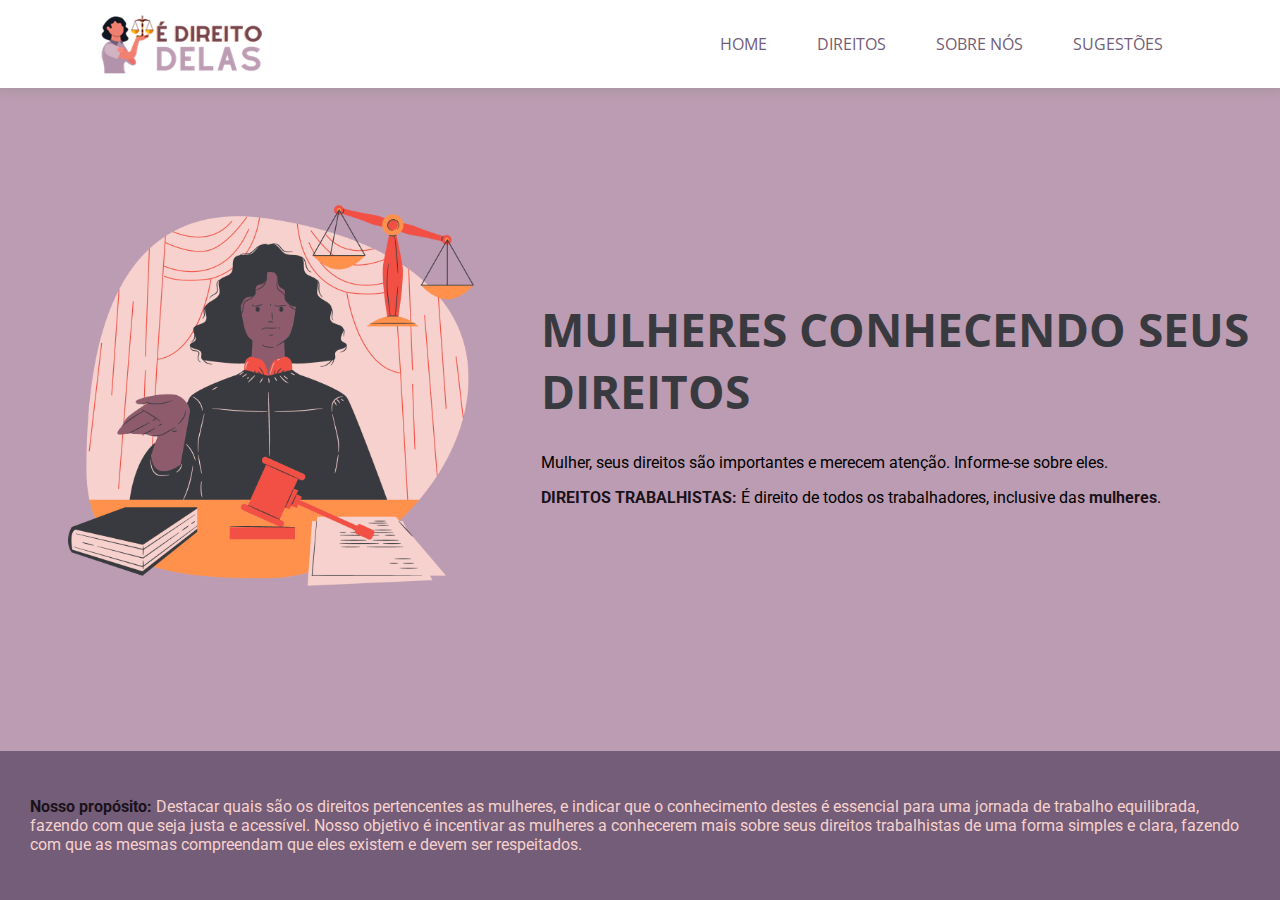
<file: index.html>
<html>
<head>
    <link rel="stylesheet" type="text/css" href="./css/main.css">
    <title>É direito delas</title>
</head>
<body>
    <div class="content-main">
        
        <div class="menu">
            <div class="logo">
                <img src="./img/logo.png"/>
            </div>
            <div class="opcoes-menu">
                <ul>
                    <li><a href="./index.html">home</a></li>
                    <li><a href="./direitos.html">direitos</a></li>
                    <li><a href="./sobre.html">sobre nós</a></li>
                    <li><a href="./formulario.html">sugestões</a></li>
                </ul>
            </div>
        </div>
        
        <div class="content-body"> 
            <div class="imagem">
                <img src="./img/home.png"/>
            </div>
            
            <div class="texto">
                <h1>MULHERES CONHECENDO SEUS DIREITOS</h1>
                <p>Mulher, seus direitos são importantes e merecem atenção. Informe-se sobre eles.</p>
                <p><b>DIREITOS TRABALHISTAS:</b> É direito de todos os trabalhadores, inclusive das <b>mulheres</b>.</p>
             </div>
        </div>
        
        <div class="footer"> 
            <p><b>Nosso propósito: </b>Destacar quais são os direitos pertencentes as mulheres, e indicar que o conhecimento destes é essencial para uma jornada de trabalho equilibrada, fazendo com que seja justa e acessível. Nosso objetivo é incentivar as mulheres a conhecerem mais sobre seus direitos trabalhistas de uma forma simples e clara, fazendo com que as mesmas compreendam que eles existem e devem ser respeitados.</p>
        </div>
    </div>
</body>

</html>
</file>
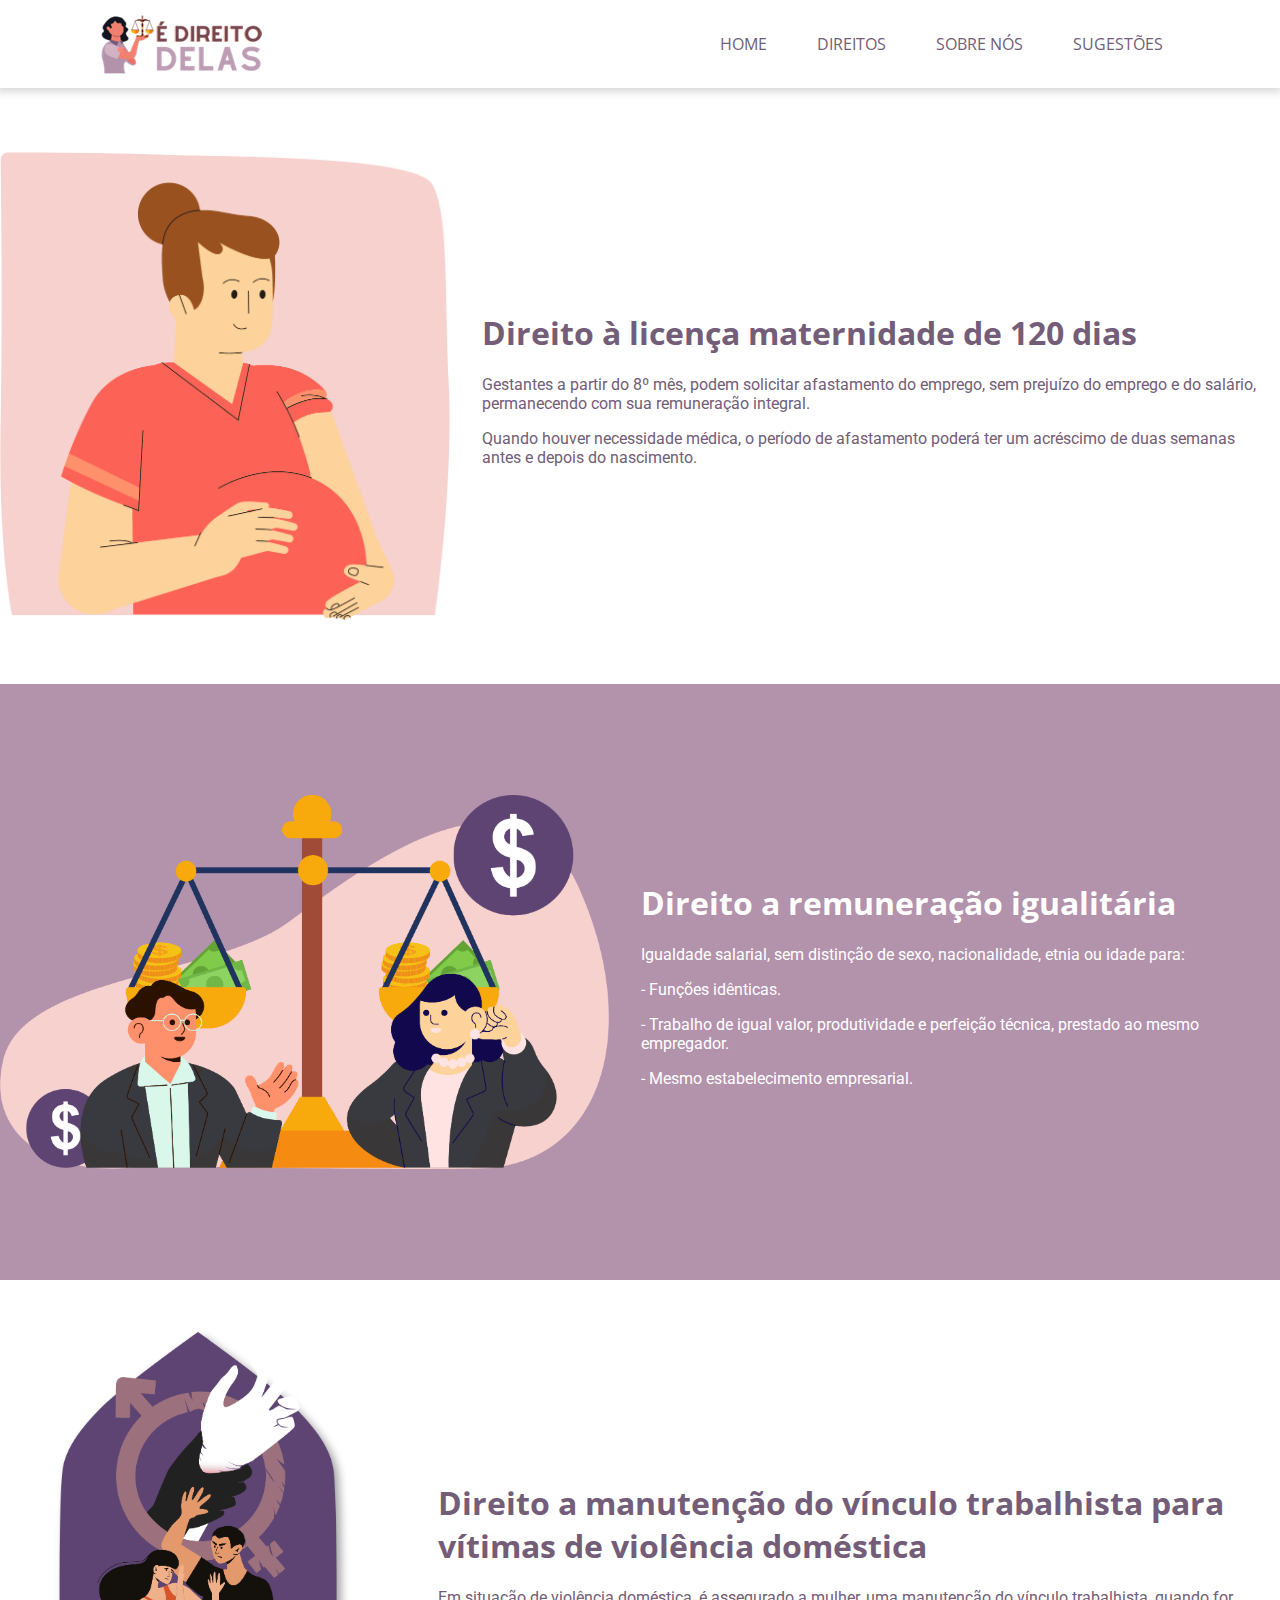
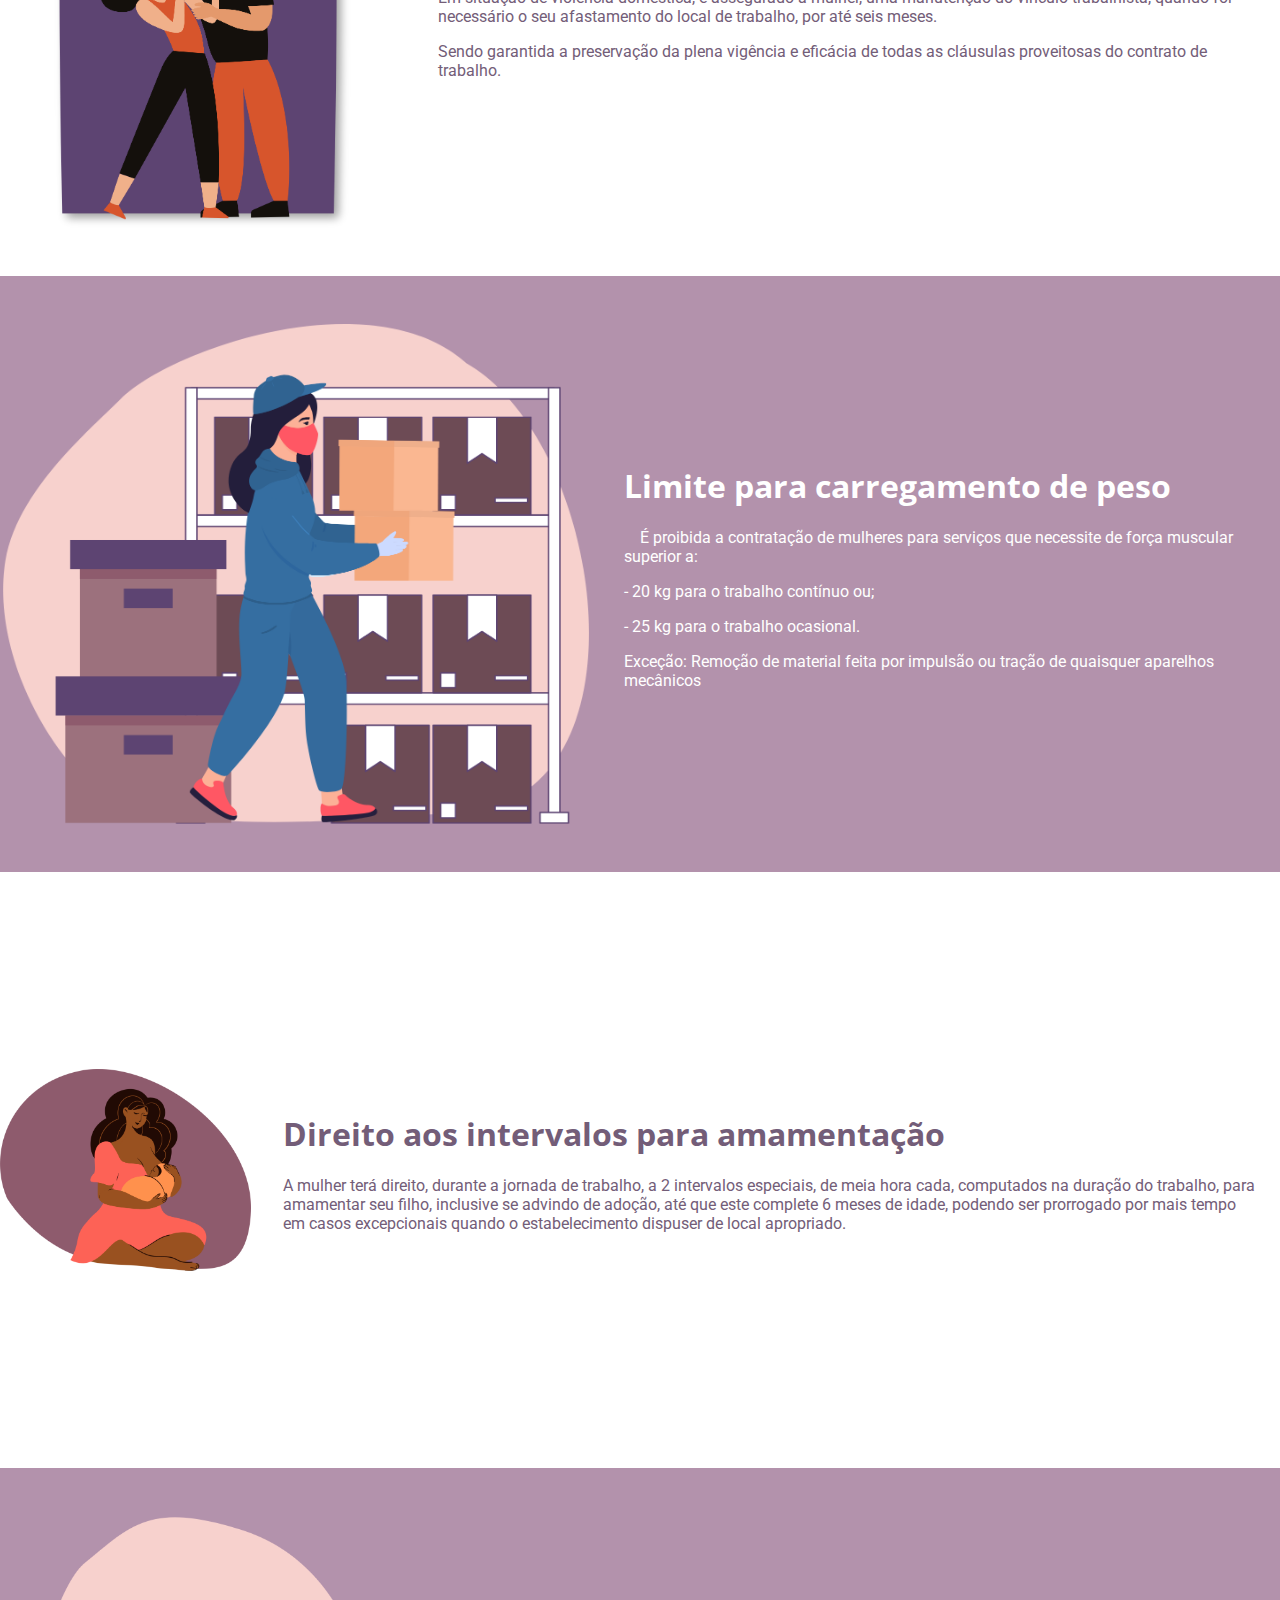
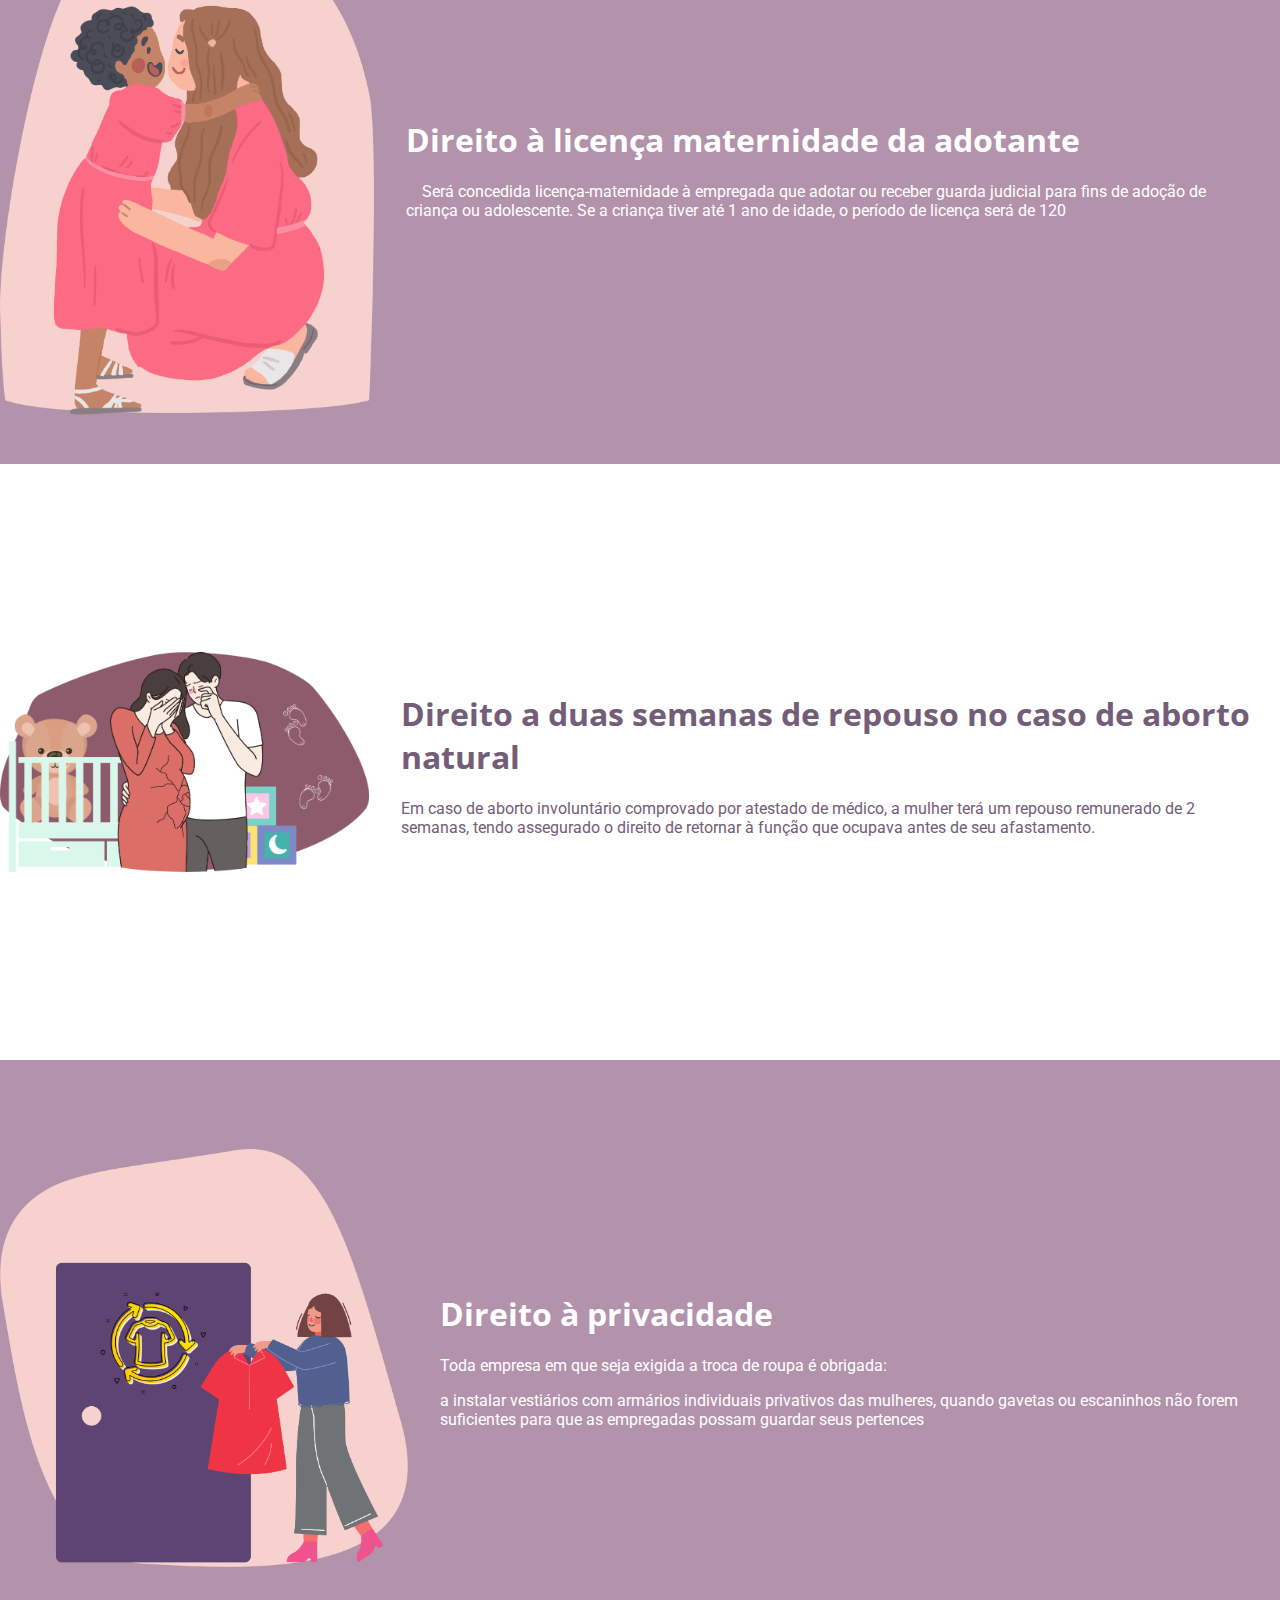
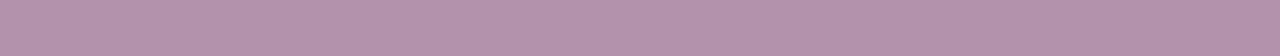
<file: direitos.html>
<html>
<head>
    <link rel="stylesheet" type="text/css" href="./css/direitos.css">
    <title>É direito delas</title>
</head>
<body>
    <div class="content-main">
        
        <div class="menu">
            <div class="logo">
                <img src="./img/logo.png"/>
            </div>
            <div class="opcoes-menu">
                <ul>
                  <li><a href="./index.html">home</a></li>
                  <li><a href="./direitos.html">direitos</a></li>
                  <li><a href="./sobre.html">sobre nós</a></li>
                  <li><a href="./formulario.html">sugestões</a></li>
                </ul>
            </div>
        </div>
        
        <div class="content-body"> 
          <ul>
            <li>
              <div class="imagem">
                <img src="./img/gravidez.png"/>
              </div>
            
              <div class="texto">
                <h1>Direito à licença maternidade de 120 dias</h1>
                <p> Gestantes a partir do 8º mês, podem solicitar afastamento do emprego, sem prejuízo do emprego e do salário, permanecendo com sua remuneração integral.</p>
                <p> Quando houver necessidade médica, o período de afastamento poderá ter um acréscimo de duas semanas antes e depois do nascimento.</p>
             </div>
            </li>
            
            <li>
              <div class="imagem">
                <img src="./img/igualdade salarial.png"/>
              </div>
            
              <div class="texto">
                <h1>Direito a remuneração igualitária</h1>
                <p>Igualdade salarial, sem distinção de sexo, nacionalidade, etnia ou idade para:</p>
                <p>- Funções idênticas.</p>
                <p>- Trabalho de igual valor, produtividade e perfeição técnica, prestado ao mesmo empregador.</p>
                <p>- Mesmo estabelecimento empresarial.</p>
             </div>
            </li>
            
            <li>
              <div class="imagem">
                <img src="./img/agreção.png"/>
              </div>
            
              <div class="texto">
                <h1>Direito a manutenção do vínculo trabalhista para vítimas de violência doméstica</h1>
                <p>Em situação de violência doméstica, é assegurado a mulher, uma manutenção do vínculo trabalhista, quando for necessário o seu afastamento do local de trabalho, por até seis meses.</p>
                <p>Sendo garantida a preservação da plena vigência e eficácia de todas as cláusulas proveitosas do contrato de trabalho.</p>
             </div>
            </li>
            
            <li>
              <div class="imagem">
                <img src="./img/limite de peso.png"/>
              </div>
            
              <div class="texto">
                <h1>Limite para carregamento de peso</h1>
                <p> É proibida a contratação de mulheres para serviços que necessite de força muscular superior a: </p>
                <p>- 20 kg para o trabalho contínuo ou;</p> 
                <p>- 25 kg para o trabalho ocasional.</p> 
                <p>Exceção: Remoção de material feita por impulsão ou tração de quaisquer aparelhos mecânicos</p>
             </div>
            </li>
            
            <li>
              <div class="imagem">
                <img src="./img/amamentação.png"/>
              </div>
            
              <div class="texto">
                <h1>Direito aos intervalos para amamentação</h1>
                <p>A mulher terá direito, durante a jornada de trabalho, a 2 intervalos especiais, de meia hora cada, computados na duração do trabalho, 
                  para amamentar seu filho, inclusive se advindo de adoção, até que este complete 6 meses de idade, podendo ser prorrogado por mais tempo 
                  em casos excepcionais quando o estabelecimento dispuser de local apropriado.</p>
             </div>
            </li>
            
            <li>
              <div class="imagem">
                <img src="./img/adoção.png"/>
              </div>
            
              <div class="texto">
                <h1>Direito à licença maternidade da adotante</h1>
                <p> Será concedida licença-maternidade à empregada que adotar ou receber guarda judicial para fins de adoção de criança ou adolescente. 
                    Se a criança tiver até 1 ano de idade, o período de licença será de 120 </p>
             </div>
            </li>
            
            <li>
              <div class="imagem">
                <img src="./img/perder o bebe.png"/>
              </div>
            
              <div class="texto">
                <h1>Direito a duas semanas de repouso no caso de aborto natural</h1>
                <p>Em caso de aborto involuntário comprovado por atestado de médico, a mulher terá um repouso remunerado de 2 semanas,
                   tendo assegurado o direito de retornar à função que ocupava antes de seu afastamento.</p>
             </div>
            </li>
            
            <li>
              <div class="imagem">
                <img src="./img/privacidade.png"/>
              </div>
            
              <div class="texto">
                <h1>Direito à privacidade</h1>
                <p>Toda empresa em que seja exigida   a troca de roupa é obrigada:</p>
                <p>a instalar vestiários com armários individuais privativos das mulheres, quando gavetas ou escaninhos não 
                forem suficientes para que as empregadas possam guardar seus pertences</p>
             </div>
            </li>
          </ul>
        </div>
    </div>
</body>

</html>
</file>
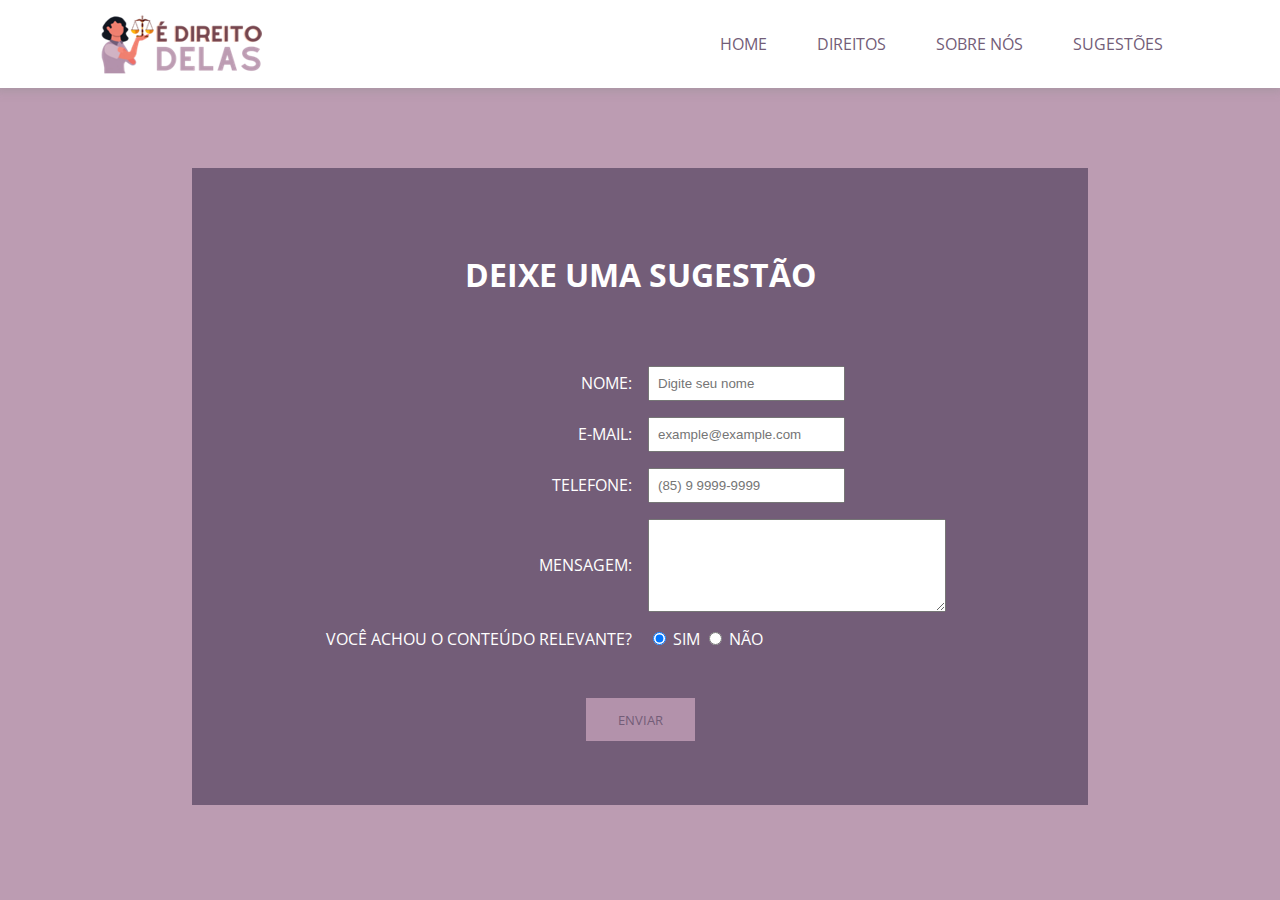
<file: formulario.html>
<html>
<head>
    <link rel="stylesheet" type="text/css" href="./css/formulario.css">
    <title>É direito delas</title>
</head>
<body>
    <div class="content-main">
        
        <div class="menu">
            <div class="logo">
                <img src="./img/logo.png"/>
            </div>
            <div class="opcoes-menu">
                <ul>
                  <li><a href="./index.html">home</a></li>
                  <li><a href="./direitos.html">direitos</a></li>
                  <li><a href="./sobre.html">sobre nós</a></li>
                  <li><a href="./formulario.html">sugestões</a></li>
                </ul>
            </div>
        </div>
        
        <div class="content-body"> 
         <form>
           <h1>Deixe uma sugestão</h1>
           <div class="linha">
              <label for="">Nome:</label>
              <input type="text" placeholder="Digite seu nome"/>
           </div>
           
           <div class="linha">
            <label for="">E-mail:</label>
            <input type="text" placeholder="example@example.com"/>
         </div>
         
         <div class="linha">
            <label for="">Telefone:</label>
            <input type="text" placeholder="(85) 9 9999-9999"/>
         </div>
         
         <div class="linha">
            <label for="story">Mensagem:</label>
  
            <textarea id="story" name="story"
                      rows="5" cols="33">
            </textarea>
          </div>
          
          <div class="linha">
            <label for="story">Você achou o conteúdo relevante?</label>
            <div>
              <input checked type="radio" value="sim" name="util"/>
              <label>Sim</label>
              
              <input type="radio" value="não" name="util"/>
              <label>Não</label>
            </div>
          </div>
          <button>Enviar</button>
         </form>
        </div>
    </div>
</body>

</html>
</file>
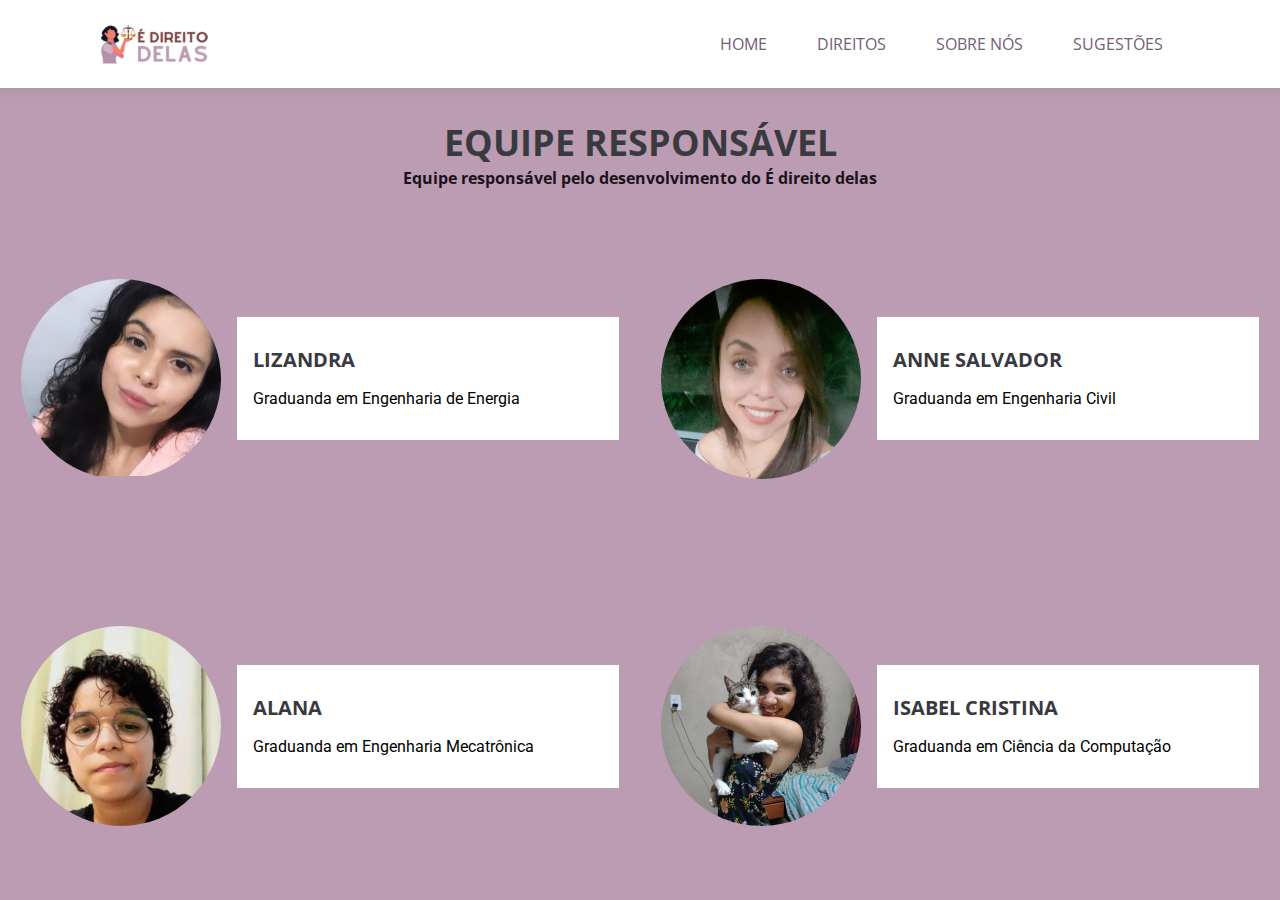
<file: sobre.html>
<html>
<head>
    <link rel="stylesheet" type="text/css" href="./css/sobre.css">
    <title>É direito delas</title>
</head>
<body>
    <div class="content-main">
        
        <div class="menu">
            <div class="logo">
                <img src="./img/logo.png"/>
            </div>
            <div class="opcoes-menu">
                <ul>
                  <li><a href="./index.html">home</a></li>
                  <li><a href="./direitos.html">direitos</a></li>
                  <li><a href="./sobre.html">sobre nós</a></li>
                  <li><a href="./formulario.html">sugestões</a></li>
                </ul>
            </div>
        </div>
        <h2>Equipe Responsável</h2>
        <h3>Equipe responsável pelo desenvolvimento do <b>É direito delas</b></h3>
        <div class="content-body"> 
          <div class="girl">
            <div class="imagem">
              <img src="./img/liz.jpeg"/>
            </div>
            <div class="texto">
              <h1>Lizandra</h1>
              <p>Graduanda em Engenharia de Energia</p>
            </div>
          </div>
          
          <div class="girl">
            <div class="imagem">
              <img src="./img/ane.jpeg"/>
            </div>
            <div class="texto">
              <h1>Anne Salvador</h1>
              <p>Graduanda em Engenharia Civil</p>
            </div>
          </div>
          
          <div class="girl">
            <div class="imagem">
              <img src="./img/alana.jpeg"/>
            </div>
            <div class="texto">
              <h1>Alana</h1>
              <p>Graduanda em Engenharia Mecatrônica</p>
            </div>
          </div>
          
          <div class="girl">
            <div class="imagem">
              <img src="./img/isa.jpg"/>
            </div>
            <div class="texto">
              <h1>Isabel Cristina</h1>
              <p>Graduanda em Ciência da Computação</p>
            </div>
          </div>
        </div>
    </div>
</body>

</html>
</file>
<file: css/main.css>
@import url('https://fonts.googleapis.com/css2?family=Bebas+Neue&family=Open+Sans:ital,wght@0,700;1,700&family=Roboto:wght@400;700&display=swap');

body{
    width: 100%;
    height: 100%;
    margin: 0 auto;
    background: #bc9cb2;
}

.menu{
    background-color: white;
    padding: 0 100px;
    display: flex;
    justify-content: space-between;
    align-items: center;
    -webkit-box-shadow: -1px 1px 8px 3px rgba(140,140,140,0.34); 
    box-shadow: -1px 1px 8px 3px rgba(140,140,140,0.34);
    position: relative;
}

.logo{
    width: 10%;
    cursor: pointer;
}

.opcoes-menu ul {
    display: flex;
    justify-content: end;
}

.opcoes-menu ul li {
    list-style: none;
    margin-left: 50px;
}

.opcoes-menu ul li a {
    color: #735D78;
    text-decoration: none;
    font-family: 'Open Sans', sans-serif;
    font-size: 16px;
    text-transform: uppercase;
    transition: 1s ease;
}

.opcoes-menu ul li a:hover {
    color: #1a121b;
}

.opcoes-menu {
    padding: 17px;
    width: 85%;
    
}

.content-main {
    height: 100%;
    
    display: flex;
    flex-direction: column;
    justify-content: space-between;
}

.content-body {
    width: 100%;
    display: flex;
    justify-content: center;
    align-items: center;
    margin-bottom: 3rem;
    padding: 3rem 0;
}

.content-body .imagem {
    width: 700px;
    overflow: hidden;
    display: flex;
    justify-content:center;
}

.content-body .imagem img {
    width: 75%;
}

.content-body .texto {
    margin-right: 20px;
}

.content-body .texto h1 {
    color: #393A3F;
    font-family: 'Open Sans', sans-serif;
    font-size: 46px;
}

.content-body .texto p {
    font-family: 'Roboto', sans-serif;
    font-size: 16px;
}

b {
    color: #1a121b;
    font-weight: 700;
}

.footer {
    background: #735D78;
    padding: 30px;
    color: #f7d1cd;
    font-family: 'Roboto', sans-serif;
}
</file>
<file: css/direitos.css>
@import url('https://fonts.googleapis.com/css2?family=Bebas+Neue&family=Open+Sans:ital,wght@0,700;1,700&family=Roboto:wght@400;700&display=swap');

body{
    width: 100%;
    height: 100%;
    margin: 0 auto;
}

.menu{
    background-color: white;
    padding: 0 100px;
    display: flex;
    justify-content: space-between;
    align-items: center;
    -webkit-box-shadow: -1px 1px 8px 3px rgba(140,140,140,0.34); 
    box-shadow: -1px 1px 8px 3px rgba(140,140,140,0.34);
    position: relative;
}

.logo{
    width: 10%;
    cursor: pointer;
}

.opcoes-menu ul {
    display: flex;
    justify-content: end;
}

.opcoes-menu ul li {
    list-style: none;
    margin-left: 50px;
}

.opcoes-menu ul li a {
    color: #735D78;
    text-decoration: none;
    font-family: 'Open Sans', sans-serif;
    font-size: 16px;
    text-transform: uppercase;
    transition: 1s ease;
}

.opcoes-menu ul li a:hover {
    color: #1a121b;
}

.opcoes-menu {
    padding: 17px;
    width: 85%;
    
}

.content-main {
    height: 100%;
        background-position-y: bottom;
        background-size: auto;
    background-size: contain;
    background-position-y: 150px;
    
    display: flex;
    flex-direction: column;
    justify-content: space-between;
}

.content-body ul li:nth-child(even){
  background-color: #B392AC;
  color: white;
  
}

.content-body ul li:nth-child(odd){
  background-color: #fff;
  color: #735D78;
}

.content-body ul{
  margin: 0;
  padding: 0;
}

.content-body ul li {
  list-style: none;
  width: 100%;
  display: flex;
  justify-content: center;
  align-items: center;
  padding: 3rem 0;
  gap: 2rem;
  height: 500px;
}

.content-body ul li img {
  max-width: 100%;
  max-height: 500px;
}

.content-body .imagem {
    overflow: hidden;
    display: flex;
    justify-content:center;
    width: 50%;
}
.content-body .texto {
    margin-right: 20px;
}

.content-body .texto h1 {
    font-family: 'Open Sans', sans-serif;
}

.content-body .texto p {
    font-family: 'Roboto', sans-serif;
    font-size: 16px;
}

b {
    color: #1a121b;
    font-weight: 700;
}
</file>
<file: css/formulario.css>
@import url('https://fonts.googleapis.com/css2?family=Bebas+Neue&family=Open+Sans:ital,wght@0,700;1,700&family=Roboto:wght@400;700&display=swap');

body{
    width: 100%;
    height: 100%;
    margin: 0 auto;
    background: #bc9cb2;
}

.menu{
    background-color: white;
    padding: 0 100px;
    display: flex;
    justify-content: space-between;
    align-items: center;
    -webkit-box-shadow: -1px 1px 8px 3px rgba(140,140,140,0.34); 
    box-shadow: -1px 1px 8px 3px rgba(140,140,140,0.34);
    position: relative;
}

.logo{
    width: 10%;
    cursor: pointer;
}

.opcoes-menu ul {
    display: flex;
    justify-content: end;
}

.opcoes-menu ul li {
    list-style: none;
    margin-left: 50px;
}

.opcoes-menu ul li a {
    color: #735D78;
    text-decoration: none;
    font-family: 'Open Sans', sans-serif;
    font-size: 16px;
    text-transform: uppercase;
    transition: 1s ease;
}

.opcoes-menu ul li a:hover {
    color: #1a121b;
}

.opcoes-menu {
    padding: 17px;
    width: 85%;
    
}

.content-main {
  height: 100%;
    display: flex;
    flex-direction: column;
    justify-content: space-between;
}

b {
    color: #1a121b;
    font-weight: 700;
}

.linha {
  display: grid;
  justify-content: center;
  grid-template-columns: 1fr 1fr;
  gap: 1rem;
  margin-bottom: 1rem;
  align-items: center;
  
}

.linha label {
  text-align: right;
  font-family: 'Open Sans', sans-serif;
  color: #fff;
  text-transform: uppercase;
}

.linha input, textarea {
  outline: none;
  padding: .5rem;
}

.content-body {
  display: flex;
  justify-content:center;
  height: 100%;
  margin: 5rem 0;
}

form {
  background: #735D78;
  width: 60%;
  padding: 0;
  margin: 0;
      margin-bottom: 0px;
  display: flex;
  flex-direction: column;
  justify-content: center;
  align-items: center;
  margin-bottom: 5rem;
  padding: 4rem;
}

h1 {
  font-family: 'Open Sans', sans-serif;
  color: #fff;
  padding-bottom: 3rem;
  text-transform: uppercase;
}

button {
margin-top: 2rem;
  background: #b392ab;
  border: 0;
  padding: .8rem 2rem;
  color: #735d78;
  font-family: 'Open Sans';
  text-transform: uppercase;
  cursor: pointer;
}

button:hover {
  border: 1px solid #b392ab;
  background: transparent;
  color: #fff;
}
</file>
<file: css/sobre.css>
@import url('https://fonts.googleapis.com/css2?family=Bebas+Neue&family=Open+Sans:ital,wght@0,700;1,700&family=Roboto:wght@400;700&display=swap');

body{
    width: 100%;
    height: 100%;
    margin: 0 auto;
    background: #bc9cb2;
}

.menu{
    background-color: white;
    padding: 0 100px;
    display: flex;
    justify-content: space-between;
    align-items: center;
    -webkit-box-shadow: -1px 1px 8px 3px rgba(140,140,140,0.34); 
    box-shadow: -1px 1px 8px 3px rgba(140,140,140,0.34);
    position: relative;
}

.logo{
    width: 10%;
    cursor: pointer;
}

.opcoes-menu ul {
    display: flex;
    justify-content: end;
}

.opcoes-menu ul li {
    list-style: none;
    margin-left: 50px;
}

.opcoes-menu ul li a {
    color: #735D78;
    text-decoration: none;
    font-family: 'Open Sans', sans-serif;
    font-size: 16px;
    text-transform: uppercase;
    transition: 1s ease;
}

.opcoes-menu ul li a:hover {
    color: #1a121b;
}

.opcoes-menu {
    padding: 17px;
    width: 85%;
    
}

.content-main {
  height: 100%;
    display: flex;
    flex-direction: column;
    justify-content: space-between;
}

b {
    color: #1a121b;
    font-weight: 700;
}

.texto {
  width: 350px;
  background: white;
  padding: 1rem;
}

.content-body {
  display: grid;
  grid-template-columns: repeat(2, 1fr);
  height: 100%;
  justify-content: center;
  align-items: center;

}

.girl {
  display: flex;
  grid-template-columns: 1fr 1fr;
  justify-content: center;
  align-items: center;
  gap: 1rem;
}

h1 {
  font-family: 'Open Sans', sans-serif;
  color: #393A3F;
  text-transform: uppercase;
  font-weight: 700;
  font-size: 20px;
}

p {
  font-family: 'Roboto';
}

h2 {
  text-align: center;
  font-family: 'Open Sans', sans-serif;
  color: #393A3F;
  font-size: 36px;
  text-transform: uppercase;
  margin-bottom: 0;
}

h3 {
  text-align: center;
  font-family: 'Open Sans', sans-serif;
  color: #1a121b;
  font-size: 16px;
  margin-top: 0;
}

.girl .imagem {
  border-radius: 100%;
  overflow: hidden;
  width: 200px;
  height: 200px;
}

img {
  max-width: 100%;
  
}
</file>
